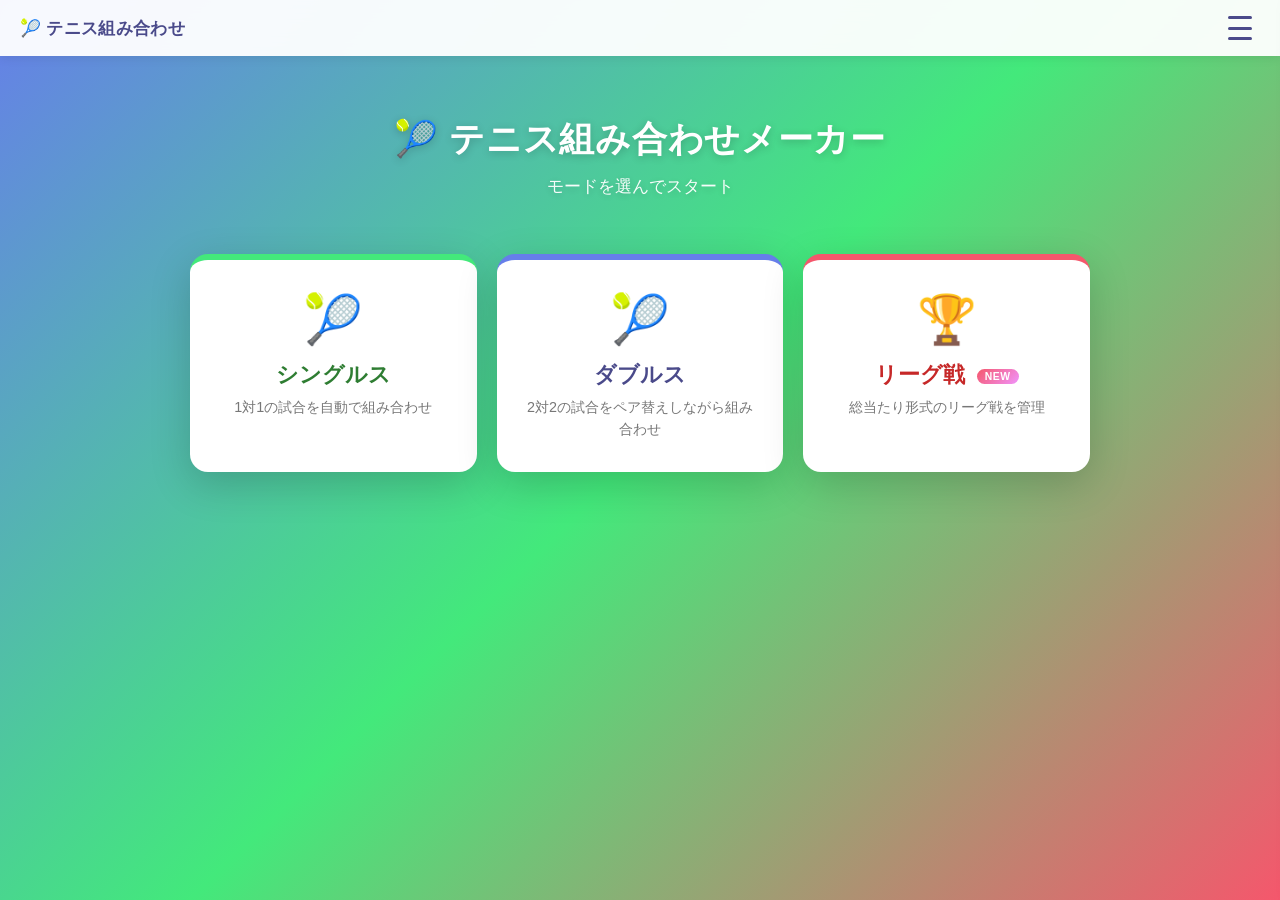
<file: index.html>
<!DOCTYPE html>
<html lang="ja">
<head>
  <meta charset="UTF-8">
  <meta name="viewport" content="width=device-width, initial-scale=1.0">
  <title>🎾 テニス組み合わせメーカー</title>
  <link rel="stylesheet" href="nav.css">
  <link rel="stylesheet" href="index.css">
</head>
<body>
  <!-- ハンバーガーメニュー -->
  <header class="site-header">
    <a href="index.html" class="site-logo">🎾 テニス組み合わせ</a>
    <button class="hamburger-btn" id="hamburgerBtn" aria-label="メニューを開く">
      <span></span><span></span><span></span>
    </button>
  </header>
  <nav class="drawer" id="drawer">
    <a href="index.html" class="drawer-link active">🏠 ホーム</a>
    <a href="singles.html" class="drawer-link">🎾 シングルス</a>
    <a href="doubles.html" class="drawer-link">🎾 ダブルス</a>
    <a href="league.html" class="drawer-link">🏆 リーグ戦</a>
  </nav>
  <div class="drawer-overlay" id="drawerOverlay"></div>

  <main class="home-main">
    <div class="home-hero">
      <h1>🎾 テニス組み合わせメーカー</h1>
      <p class="hero-subtitle">モードを選んでスタート</p>
    </div>

    <div class="mode-cards">
      <a href="singles.html" class="mode-card mode-singles">
        <div class="mode-icon">🎾</div>
        <div class="mode-title">シングルス</div>
        <div class="mode-desc">1対1の試合を自動で組み合わせ</div>
      </a>
      <a href="doubles.html" class="mode-card mode-doubles">
        <div class="mode-icon">🎾</div>
        <div class="mode-title">ダブルス</div>
        <div class="mode-desc">2対2の試合をペア替えしながら組み合わせ</div>
      </a>
      <a href="league.html" class="mode-card mode-league">
        <div class="mode-icon">🏆</div>
        <div class="mode-title">リーグ戦 <span class="badge-new">NEW</span></div>
        <div class="mode-desc">総当たり形式のリーグ戦を管理</div>
      </a>
    </div>
  </main>

  <script src="nav.js"></script>
</body>
</html>
</file>
<file: nav.css>
/* ============================================
   共通ハンバーガーナビゲーション
   ============================================ */

.site-header {
  position: fixed;
  top: 0;
  left: 0;
  right: 0;
  height: 56px;
  display: flex;
  align-items: center;
  justify-content: space-between;
  padding: 0 20px;
  background: rgba(255, 255, 255, 0.95);
  backdrop-filter: blur(10px);
  -webkit-backdrop-filter: blur(10px);
  box-shadow: 0 2px 10px rgba(0, 0, 0, 0.08);
  z-index: 500;
}

.site-logo {
  font-weight: bold;
  font-size: 1.05rem;
  color: #4a4a8a;
  text-decoration: none;
  letter-spacing: 0.02em;
}

.hamburger-btn {
  width: 40px;
  height: 40px;
  background: none;
  border: none;
  cursor: pointer;
  padding: 8px;
  display: flex;
  flex-direction: column;
  justify-content: space-between;
  align-items: center;
}

.hamburger-btn span {
  display: block;
  width: 24px;
  height: 3px;
  background: #4a4a8a;
  border-radius: 2px;
  transition: transform 0.3s, opacity 0.3s;
}

.hamburger-btn.open span:nth-child(1) {
  transform: translateY(8px) rotate(45deg);
}
.hamburger-btn.open span:nth-child(2) {
  opacity: 0;
}
.hamburger-btn.open span:nth-child(3) {
  transform: translateY(-8px) rotate(-45deg);
}

.drawer {
  position: fixed;
  top: 0;
  right: -280px;
  width: 260px;
  height: 100vh;
  background: #fff;
  box-shadow: -4px 0 20px rgba(0, 0, 0, 0.15);
  padding: 72px 16px 24px;
  display: flex;
  flex-direction: column;
  gap: 8px;
  transition: right 0.3s ease;
  z-index: 600;
}

.drawer.open {
  right: 0;
}

.drawer-link {
  display: block;
  padding: 14px 18px;
  border-radius: 10px;
  text-decoration: none;
  font-weight: bold;
  font-size: 1rem;
  color: #444;
  background: #f6f6fb;
  transition: background 0.2s, color 0.2s, transform 0.2s;
}

.drawer-link:hover {
  background: #eaeaff;
  color: #4a4a8a;
  transform: translateX(-2px);
}

.drawer-link.active {
  background: linear-gradient(135deg, #667eea, #764ba2);
  color: #fff;
}

.drawer-overlay {
  position: fixed;
  top: 0; left: 0; right: 0; bottom: 0;
  background: rgba(0, 0, 0, 0.35);
  opacity: 0;
  pointer-events: none;
  transition: opacity 0.3s;
  z-index: 550;
}

.drawer-overlay.open {
  opacity: 1;
  pointer-events: auto;
}

/* ヘッダー分の余白を確保 */
body {
  padding-top: 76px !important;
}

@media (max-width: 600px) {
  .site-logo {
    font-size: 0.95rem;
  }
}
</file>
<file: index.css>
/* ============================================
   トップページ専用スタイル
   ============================================ */

* {
  margin: 0;
  padding: 0;
  box-sizing: border-box;
}

body {
  font-family: 'Helvetica Neue', 'Hiragino Kaku Gothic ProN', 'Hiragino Sans', Meiryo, sans-serif;
  background: linear-gradient(135deg, #667eea 0%, #43e97b 50%, #f5576c 100%);
  min-height: 100vh;
  padding: 20px;
  color: #333;
}

.home-main {
  max-width: 900px;
  margin: 0 auto;
}

.home-hero {
  text-align: center;
  color: #fff;
  padding: 40px 20px 32px;
  text-shadow: 0 2px 8px rgba(0, 0, 0, 0.2);
}

.home-hero h1 {
  font-size: 2.2rem;
  margin-bottom: 12px;
  letter-spacing: 0.02em;
}

.hero-subtitle {
  font-size: 1.05rem;
  opacity: 0.95;
}

.mode-cards {
  display: grid;
  grid-template-columns: repeat(auto-fit, minmax(260px, 1fr));
  gap: 20px;
  margin-top: 24px;
}

.mode-card {
  background: #fff;
  border-radius: 18px;
  padding: 32px 24px;
  text-decoration: none;
  color: #333;
  text-align: center;
  box-shadow: 0 12px 40px rgba(0, 0, 0, 0.18);
  transition: transform 0.25s, box-shadow 0.25s;
  border-top: 6px solid transparent;
}

.mode-card:hover {
  transform: translateY(-6px);
  box-shadow: 0 18px 50px rgba(0, 0, 0, 0.25);
}

.mode-card.mode-singles {
  border-top-color: #43e97b;
}

.mode-card.mode-doubles {
  border-top-color: #667eea;
}

.mode-card.mode-league {
  border-top-color: #f5576c;
}

.mode-icon {
  font-size: 3rem;
  margin-bottom: 12px;
}

.mode-title {
  font-size: 1.35rem;
  font-weight: bold;
  color: #4a4a8a;
  margin-bottom: 8px;
}

.mode-card.mode-singles .mode-title {
  color: #2e7d32;
}

.mode-card.mode-league .mode-title {
  color: #c62828;
}

.mode-desc {
  font-size: 0.9rem;
  color: #777;
  line-height: 1.5;
}

.badge-new {
  display: inline-block;
  background: linear-gradient(135deg, #f5576c, #f093fb);
  color: #fff;
  font-size: 0.65rem;
  padding: 2px 8px;
  border-radius: 10px;
  vertical-align: middle;
  margin-left: 6px;
  letter-spacing: 0.05em;
}

@media (max-width: 600px) {
  .home-hero h1 {
    font-size: 1.6rem;
  }
  .hero-subtitle {
    font-size: 0.95rem;
  }
  .mode-card {
    padding: 24px 18px;
  }
  .mode-icon {
    font-size: 2.4rem;
  }
  .mode-title {
    font-size: 1.15rem;
  }
}
</file>
